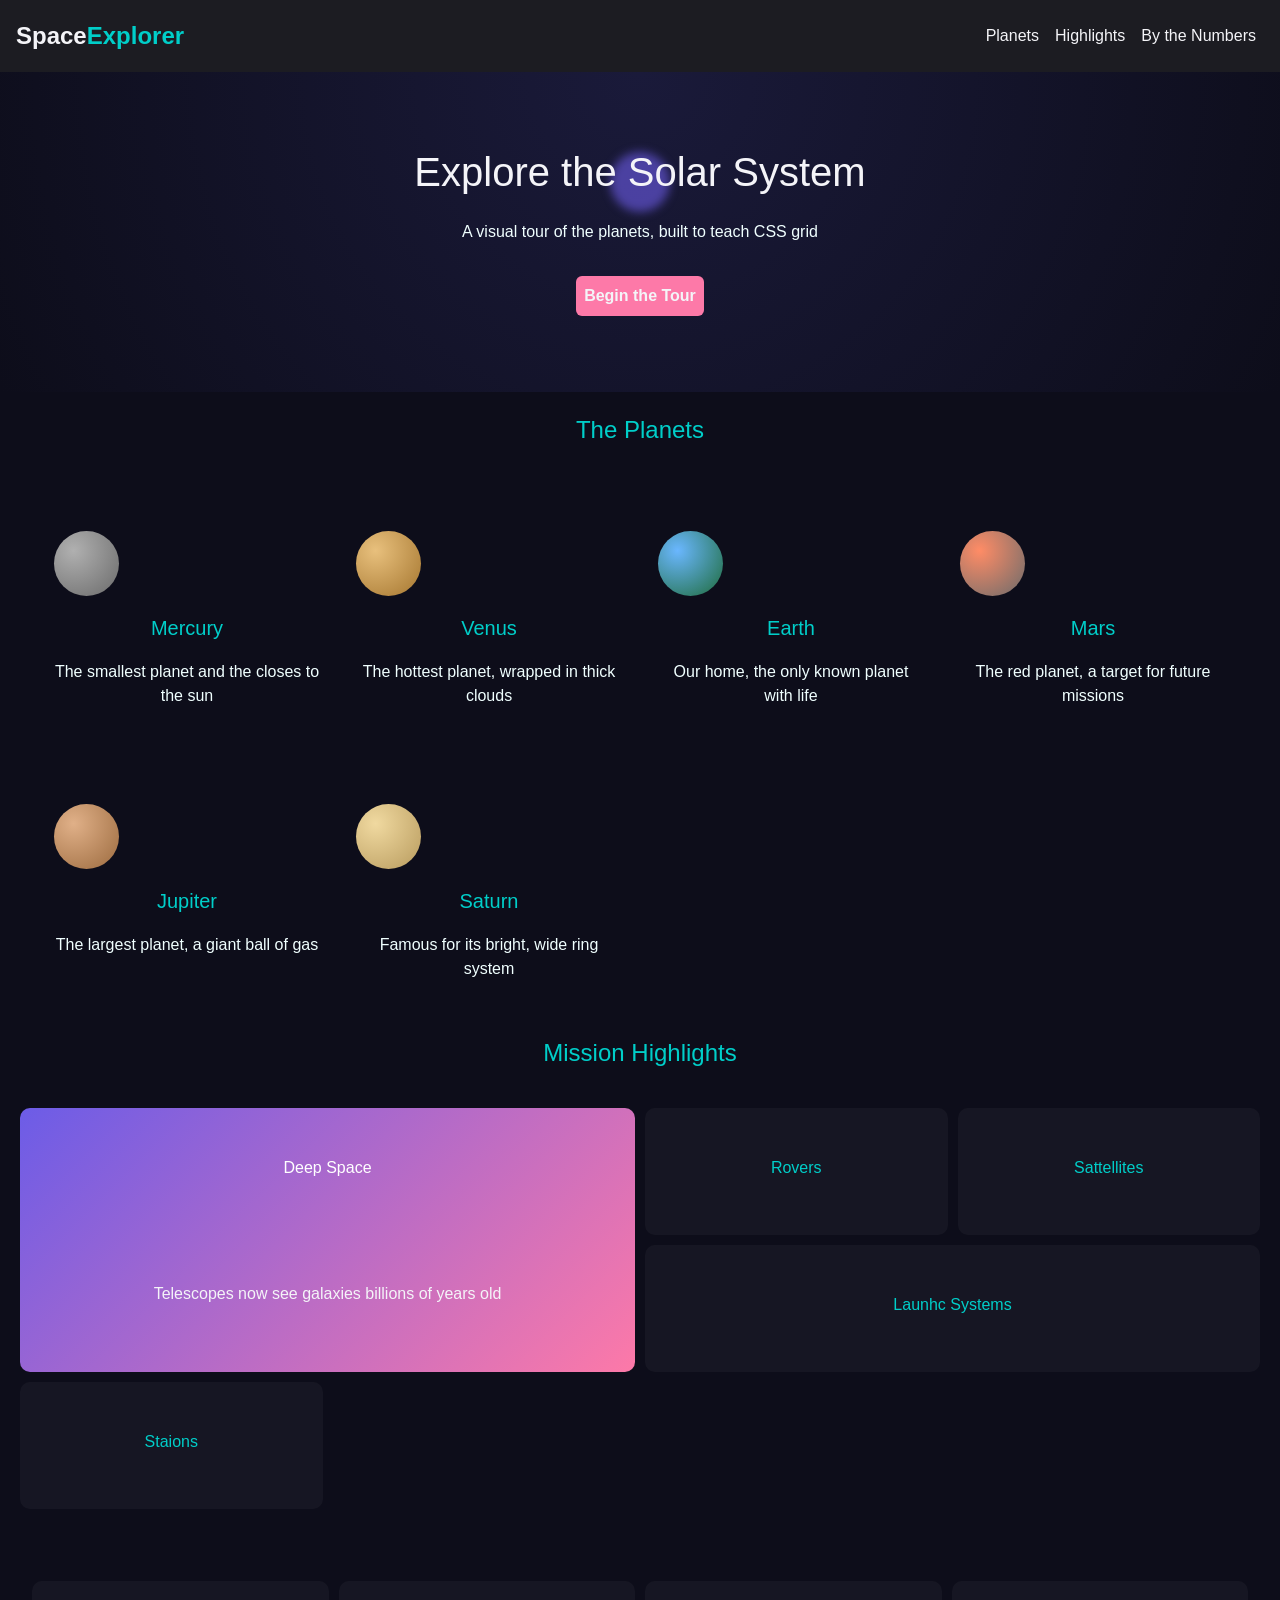
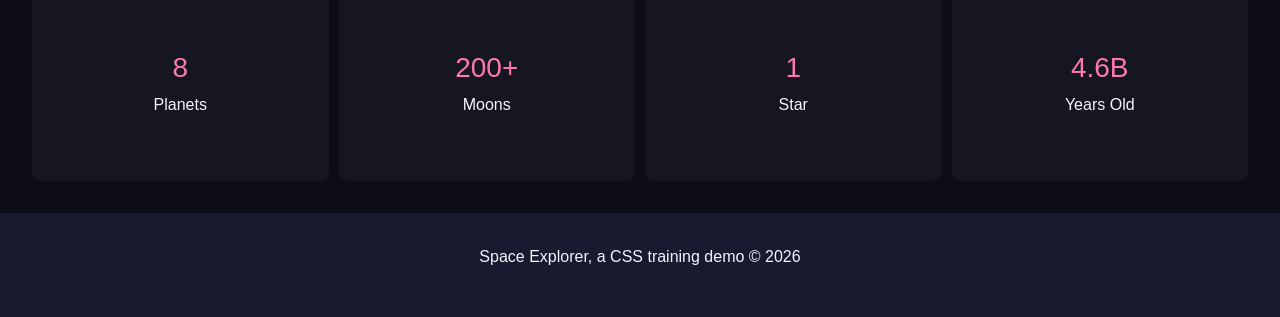
<file: Space_Explorer/index.html>
<!DOCTYPE html>
<html lang="en">
<head>
  <meta charset="UTF-8">
  <meta name="viewport" content="width=device-width, initial-scale=1.0">
  <!-- Bootstrap 5 CSS -->
<link href="https://cdn.jsdelivr.net/npm/bootstrap@5.3.3/dist/css/bootstrap.min.css" rel="stylesheet">
  <link rel="stylesheet" href="style.css">
  <title>Space Explorer</title>
</head>
<body>
  <header class="d-flex justify-content-between align-items-center p-3 sticky-top">
      <div class="fw-semibold fs-4 logo">
        Space<span>Explorer</span>
      </div>
      <nav class="nav-bar">
        <ul class="d-flex justify-content-center align-items-center m-2 gap-3 list-unstyled">
          <li><a class="fs-6 text-decoration-none" href="#">Planets</a></li>
          <li><a class="fs-6 text-decoration-none" href="#">Highlights</a></li>
          <li><a class="fs-6 text-decoration-none" href="#">By the Numbers</a></li>
        </ul>
      </nav>
    </header>
  <main>
    <section class=" d-flex justify-content-center align-items-center flex-column position-relative gap-3 z-1 hero-section">
           <div class="position-absolute z-n1 rounded-circle"></div>
          <h1>Explore the Solar System</h1>
          <p>A visual tour of the planets, built to teach CSS grid</p>
          <button class="rounded-2 border-0 p-2 fw-semibold">Begin the Tour</button>
    </section>
    <section class="text-center py-4 px-5 planets-container">
         <h3 class="fs-4">The Planets</h3>
         <section class="row row-cols-1 row-cols-sm-2 row-cols-md-3 row-cols-lg-4 g-4 mt-4   planets">
          <article>
            <div class="planet-shape mercury"></div>
            <h4>Mercury</h4>
            <p>The smallest planet and the closes to the sun</p>
          </article>
          <article>
            <div class="planet-shape venus"></div>
            <h4>Venus</h4>
            <p>The hottest planet, wrapped in thick clouds</p>
          </article>
          <article>
            <div class="planet-shape earth"></div>
            <h4>Earth</h4>
            <p>Our home, the only known planet with life</p>
          </article>
          <article>
            <div class="planet-shape mars"></div>
            <h4>Mars</h4>
            <p>The red planet, a target for future missions</p>
          </article>
          <article>
            <div class="planet-shape jupiter"></div>
            <h4>Jupiter</h4>
            <p>The largest planet, a giant ball of gas</p>
          </article>
          <article>
            <div class="planet-shape saturn"></div>
            <h4>Saturn</h4>
            <p>Famous for its bright, wide ring system</p>
          </article>
         </section>
    </section>
    <section class="mission-container">
         <h3 class="fs-4">Mission Highlights</h3>
         <section class="mission-highlights">
            <article class="deep-space">
              <h5>Deep Space</h5>
              <p>Telescopes now see galaxies billions of years old</p>
            </article>
            <article class="rovers">
              <h5>Rovers</h5>
            </article>
            <article class="sattellites">
              <h5>Sattellites</h5>
            </article>
            <article class="launhc-systems">
              <h5>Launhc Systems</h5>
            </article>
            <article class="staions">
              <h5>Staions</h5>
            </article>
         </section>
         <section class="numbers">
              <article>
                <h3>8</h3>
                <p>Planets</p>
              </article>
              <article>
                <h3>200+</h3>
                <p>Moons</p>
              </article>
              <article>
                <h3>1</h3>
                <p>Star</p>
              </article>
              <article>
                <h3>4.6B</h3>
                <p>Years Old</p>
              </article>
         </section>
    </section>
  </main>
  <footer class="space-footer">
    <p>Space Explorer, a CSS training demo &copy; 2026</p>
  </footer>
</body>
</html>
</file>
<file: Space_Explorer/style.css>
/* Global Reset */
* {
  box-sizing: border-box;
  margin: 0;
  padding: 0;
}

:root {

  --primary: #6c5ce7; 
  --secondary: #00cec9; 
  --accent: #fd79a8; 
  --dark: #0d0d1a; 
  --light: #f4f4f8; 

  --p-1: 10px; 
  --p-2: 13px; 
  --p-3: 16px; 
  --p-4: 32px; 

  --m-1: 10px;
  --m-2: 13px;
  --m-3: 16px;
  --m-4: 32px;
}

body{
  font-family: 'Segoe UI', Arial, sans-serif;
  color: var(--light);
}

header{
  /* display: flex;
  justify-content: space-between;
  align-items: center; 
  padding: var(--p-3);
  position: sticky;*/
  background-color: rgba(4, 4, 10, 0.902);
}

/* .logo{
font-size: 22px;
font-weight: 600;
} */

header span{
color: #00cec9;
}

.nav-bar ul{
  /* display: flex;
  justify-content: center;
  align-items: center;
  margin-top: var(--m-2);
  gap: var(--p-1); 
  list-style: none;*/
}
.nav-bar a{
   /* text-decoration: none;
   font-size: var(--p-3); */
   color: var(--light);
   transition: color 0.3s ease-in;
}

.nav-bar a:hover{
     color: var(--accent);
}

.hero-section{
  background : radial-gradient(circle at top, #1a1a3a, var(--dark));
  height: 320px;
  /* padding: var(--p-1);
  position: relative;
  display: flex;
  flex-direction: column;
  justify-content: center;
  align-items: center;
  gap: 30px; 
  z-index: 1;*/
}

.hero-section div{
  /* position: absolute;
  z-index: -1; */
  width: 60px;
  height: 60px;
  /* border-radius: 50%; */ 
  background-color: #6c5ce79c;
  top: 80px;
  filter: blur(5px);
  animation: movement 2.5s linear infinite ;
}

.hero-section p{
  color: azure;
}

.hero-section button{
  /* padding: var(--p-3);
  border-radius: 6px;
  font-weight: 600;
  border: none; */
  background-color: var(--accent);
  transition: transform 0.3s ease-in-out;
  cursor: pointer;
  color: var(--light);
}

.hero-section button:hover{
    transform : scale(1.06);
}

.planets-container{
  background-color: var(--dark);
  color: var(--secondary);
  /* text-align: center;
  padding: 20px 80px; */
}

.planets-container h3 , .mission-container h3{
  /* font-size: 28px; */
}


/* .planets{
  display: grid;
  grid-template-columns: repeat(auto-fit,minmax(200px,1fr));
  grid-auto-rows: 220px;
  margin-top: var(--m-4);
  gap: 27px;
} */

.planets article{
   place-items: center;
   padding: var(--p-3);
   border-radius: 10px;
   border: 2px solid transparent;
   transition: border-color 0.3s ease-in-out;
   cursor: pointer;
}

.planets article:hover{
  border-color: var(--secondary);
}

.planets article > *{
  margin-top: 20px;
}

.planets article p{
  color: azure;
}

.planets article h4{
  font-size: 20px;
}

.planet-shape{
  width: 65px;
  height: 65px;
  border-radius: 50%;
  background-color: #f4f4f8;
  animation: rotateCircle linear 1s infinite;
}

.mercury {
  background: radial-gradient(circle at 30% 30%, #b0b0b0, #6b6b6b);
}
.venus {
  background: radial-gradient(circle at 30% 30%, #e8c07d, #a5762f);
}
.earth {
  background: radial-gradient(circle at 30% 30%, #6ab7ff, #1e6b3a);
}
.mars {
  background: radial-gradient(circle at 30% 30%, #ff8c66, #6b6b6b);
}
.jupiter {
  background: radial-gradient(circle at 30% 30%, #e0b088, #9c6b3f);
}
.saturn {
  background: radial-gradient(circle at 30% 30%, #f0d9a0, #b89b5e);
}

.mission-container{
  background-color: var(--dark);
  text-align: center;
}

.mission-container h3{
  color: var(--secondary);
}

.mission-highlights{
  display: grid;
  grid-template-columns: repeat(4, minmax(220px, 1fr));
  grid-auto-rows: (150px , auto);
gap: 10px;
margin: 20px auto;
padding: 20px;

}

.mission-highlights article{
  padding: 50px;
  background-color: rgba(255, 255, 255, 0.04);
  border-radius: 10px;
  cursor: pointer;
  transition: background-color 0.3s ease-in;
}

.mission-highlights article:hover{
  background-color: rgba(108, 92, 231, 0.25);
}

.mission-highlights h5{
  font-size: var(--m-3);
  color: var(--secondary);
}

.deep-space{
  display: flex;
  flex-direction: column;
  grid-column: 1/3;
  grid-row: 1/3;
  justify-content: space-between;
  background: linear-gradient(135deg, var(--primary), var(--accent));
}

.deep-space h5{
  color: white;
}

.launhc-systems{
  grid-column: 3/5;
}

.numbers{
  display: grid;
  grid-template-columns: repeat(auto-fit,minmax(200px,1fr));
  grid-auto-rows: 200px;
  gap: 10px;
  padding: var(--m-4);
}

.numbers article{
  background-color: rgba(255, 255, 255, 0.04);
  text-align: center;
   border-radius: 10px;
   place-items: center;
}

.numbers article h3{
  margin-top: 70px;
  color: var(--accent);
}

footer{
  background-color: #191930;
  padding: var(--p-4);
  text-align: center;
}


@keyframes movement {
  0%{
    transform: translateY(0);
  }
  50%{
    transform: translateY(8px);
  }
  100%{
    transform: translateY(0);
  }
}

@keyframes rotateCircle {
  0%{
    transform: rotate(0);
  }
  100%{
    transform: rotate(360deg);
  }
}
</file>
